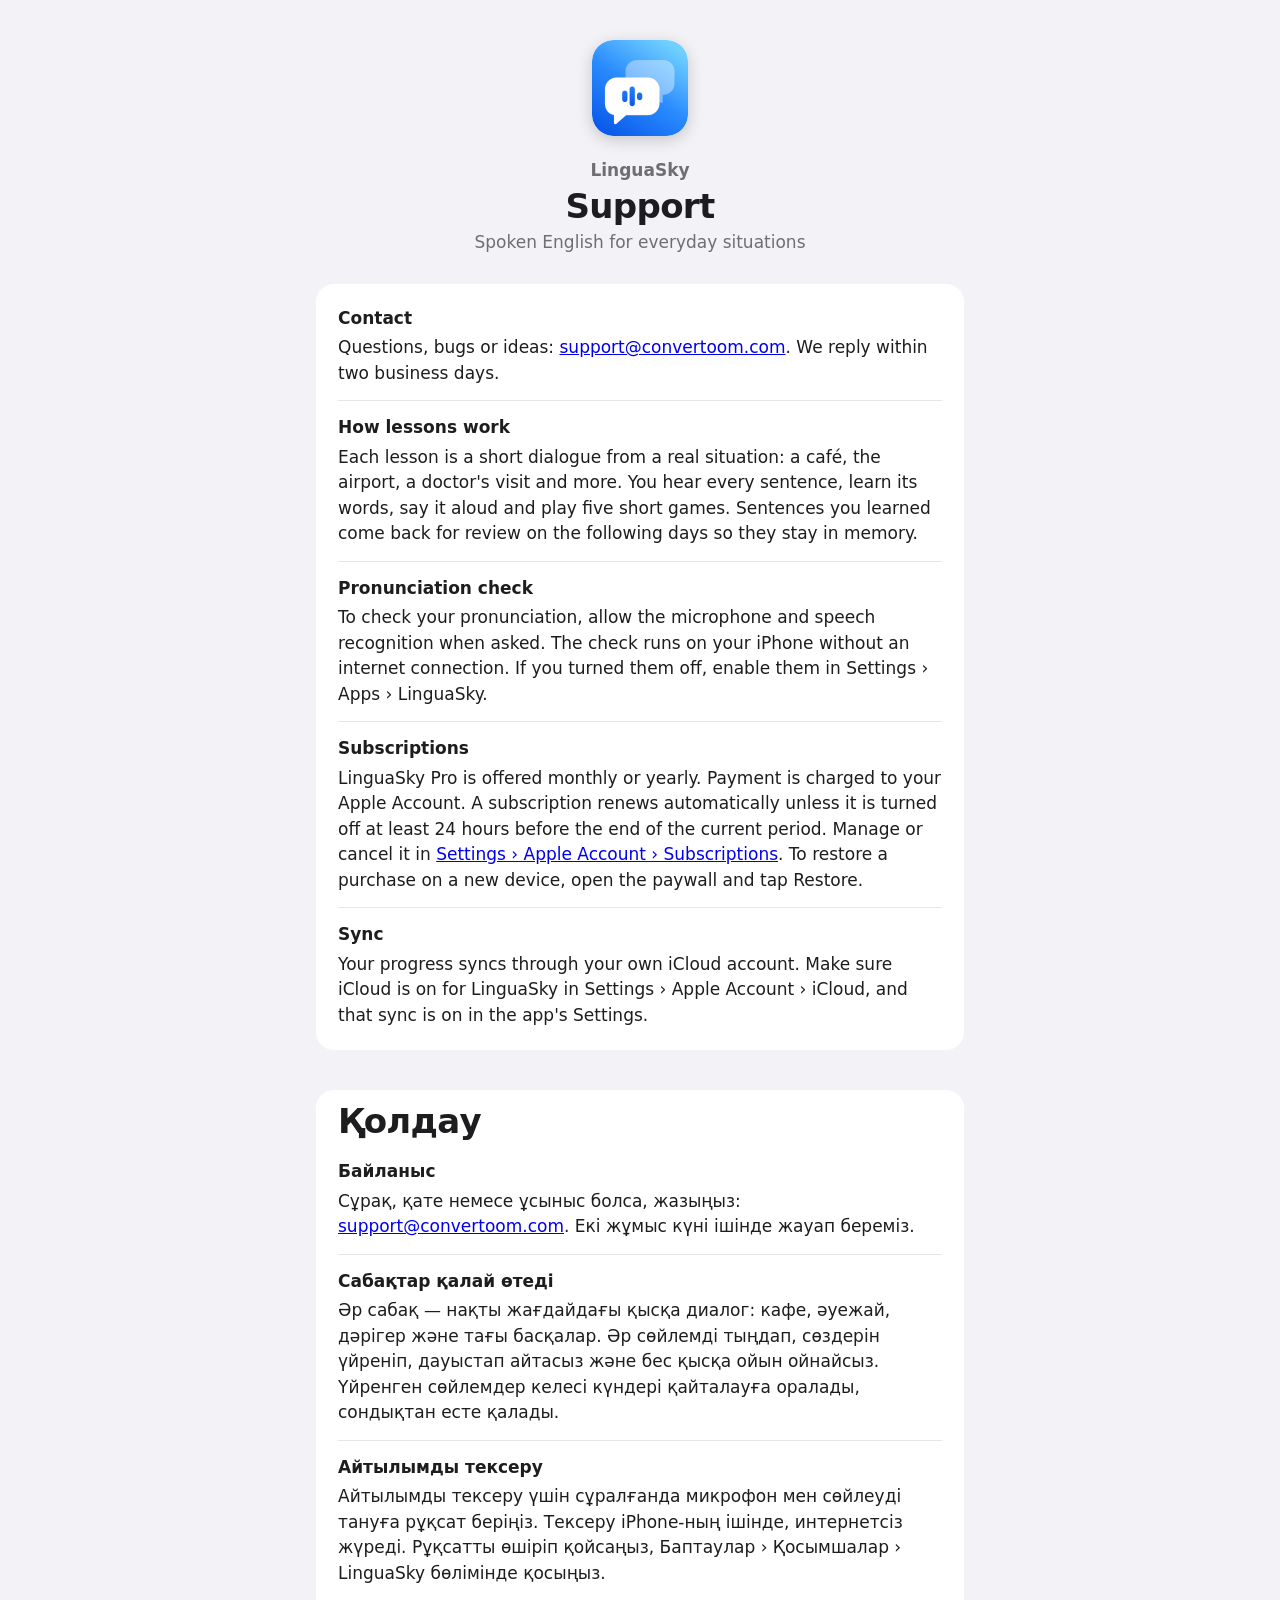
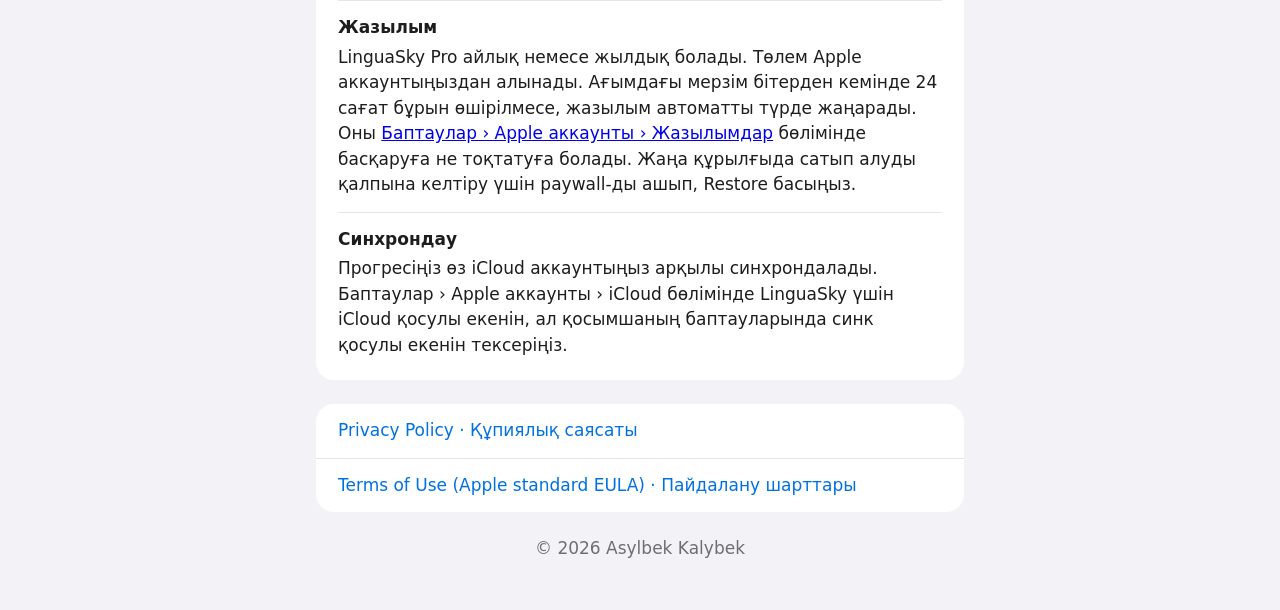
<file: index.html>
<!doctype html>
<html lang="en">
<head>
<meta charset="utf-8">
<meta name="viewport" content="width=device-width, initial-scale=1, viewport-fit=cover">
<title>LinguaSky Support</title>
<meta name="description" content="Support for LinguaSky, spoken English for everyday situations.">
<link rel="icon" href="favicon.svg" type="image/svg+xml">
<link rel="icon" href="favicon-32.png" sizes="32x32" type="image/png">
<link rel="apple-touch-icon" href="apple-touch-icon.png">
<link rel="stylesheet" href="style.css">
</head>
<body>
<main>
  <header>
    <img class="icon" src="icon.png" width="96" height="96" alt="">
    <p class="app">LinguaSky</p>
    <h1>Support</h1>
    <p class="muted">Spoken English for everyday situations</p>
  </header>
  <article>
    <section>
      <h2>Contact</h2>
      <p>Questions, bugs or ideas: <a href="mailto:support@convertoom.com">support@convertoom.com</a>. We reply within two business days.</p>
    </section>
    <section>
      <h2>How lessons work</h2>
      <p>Each lesson is a short dialogue from a real situation: a café, the airport, a doctor's visit and more. You hear every sentence, learn its words, say it aloud and play five short games. Sentences you learned come back for review on the following days so they stay in memory.</p>
    </section>
    <section>
      <h2>Pronunciation check</h2>
      <p>To check your pronunciation, allow the microphone and speech recognition when asked. The check runs on your iPhone without an internet connection. If you turned them off, enable them in Settings › Apps › LinguaSky.</p>
    </section>
    <section>
      <h2>Subscriptions</h2>
      <p>LinguaSky Pro is offered monthly or yearly. Payment is charged to your Apple Account. A subscription renews automatically unless it is turned off at least 24 hours before the end of the current period. Manage or cancel it in <a href="https://apps.apple.com/account/subscriptions">Settings › Apple Account › Subscriptions</a>. To restore a purchase on a new device, open the paywall and tap Restore.</p>
    </section>
    <section>
      <h2>Sync</h2>
      <p>Your progress syncs through your own iCloud account. Make sure iCloud is on for LinguaSky in Settings › Apple Account › iCloud, and that sync is on in the app's Settings.</p>
    </section>
  </article>

  <article lang="kk" style="margin-top:40px">
    <h1>Қолдау</h1>
    <section>
      <h2>Байланыс</h2>
      <p>Сұрақ, қате немесе ұсыныс болса, жазыңыз: <a href="mailto:support@convertoom.com">support@convertoom.com</a>. Екі жұмыс күні ішінде жауап береміз.</p>
    </section>
    <section>
      <h2>Сабақтар қалай өтеді</h2>
      <p>Әр сабақ — нақты жағдайдағы қысқа диалог: кафе, әуежай, дәрігер және тағы басқалар. Әр сөйлемді тыңдап, сөздерін үйреніп, дауыстап айтасыз және бес қысқа ойын ойнайсыз. Үйренген сөйлемдер келесі күндері қайталауға оралады, сондықтан есте қалады.</p>
    </section>
    <section>
      <h2>Айтылымды тексеру</h2>
      <p>Айтылымды тексеру үшін сұралғанда микрофон мен сөйлеуді тануға рұқсат беріңіз. Тексеру iPhone-ның ішінде, интернетсіз жүреді. Рұқсатты өшіріп қойсаңыз, Баптаулар › Қосымшалар › LinguaSky бөлімінде қосыңыз.</p>
    </section>
    <section>
      <h2>Жазылым</h2>
      <p>LinguaSky Pro айлық немесе жылдық болады. Төлем Apple аккаунтыңыздан алынады. Ағымдағы мерзім бітерден кемінде 24 сағат бұрын өшірілмесе, жазылым автоматты түрде жаңарады. Оны <a href="https://apps.apple.com/account/subscriptions">Баптаулар › Apple аккаунты › Жазылымдар</a> бөлімінде басқаруға не тоқтатуға болады. Жаңа құрылғыда сатып алуды қалпына келтіру үшін paywall-ды ашып, Restore басыңыз.</p>
    </section>
    <section>
      <h2>Синхрондау</h2>
      <p>Прогресіңіз өз iCloud аккаунтыңыз арқылы синхрондалады. Баптаулар › Apple аккаунты › iCloud бөлімінде LinguaSky үшін iCloud қосулы екенін, ал қосымшаның баптауларында синк қосулы екенін тексеріңіз.</p>
    </section>
  </article>

  <h2 class="visually-hidden">Legal</h2>
  <ul class="links" style="margin-top:24px">
    <li><a href="privacy/">Privacy Policy · Құпиялық саясаты</a></li>
    <li><a href="https://www.apple.com/legal/internet-services/itunes/dev/stdeula/">Terms of Use (Apple standard EULA) · Пайдалану шарттары</a></li>
  </ul>
  <p class="muted" style="margin-top:24px">© 2026 Asylbek Kalybek</p>
</main>
</body>
</html>
</file>
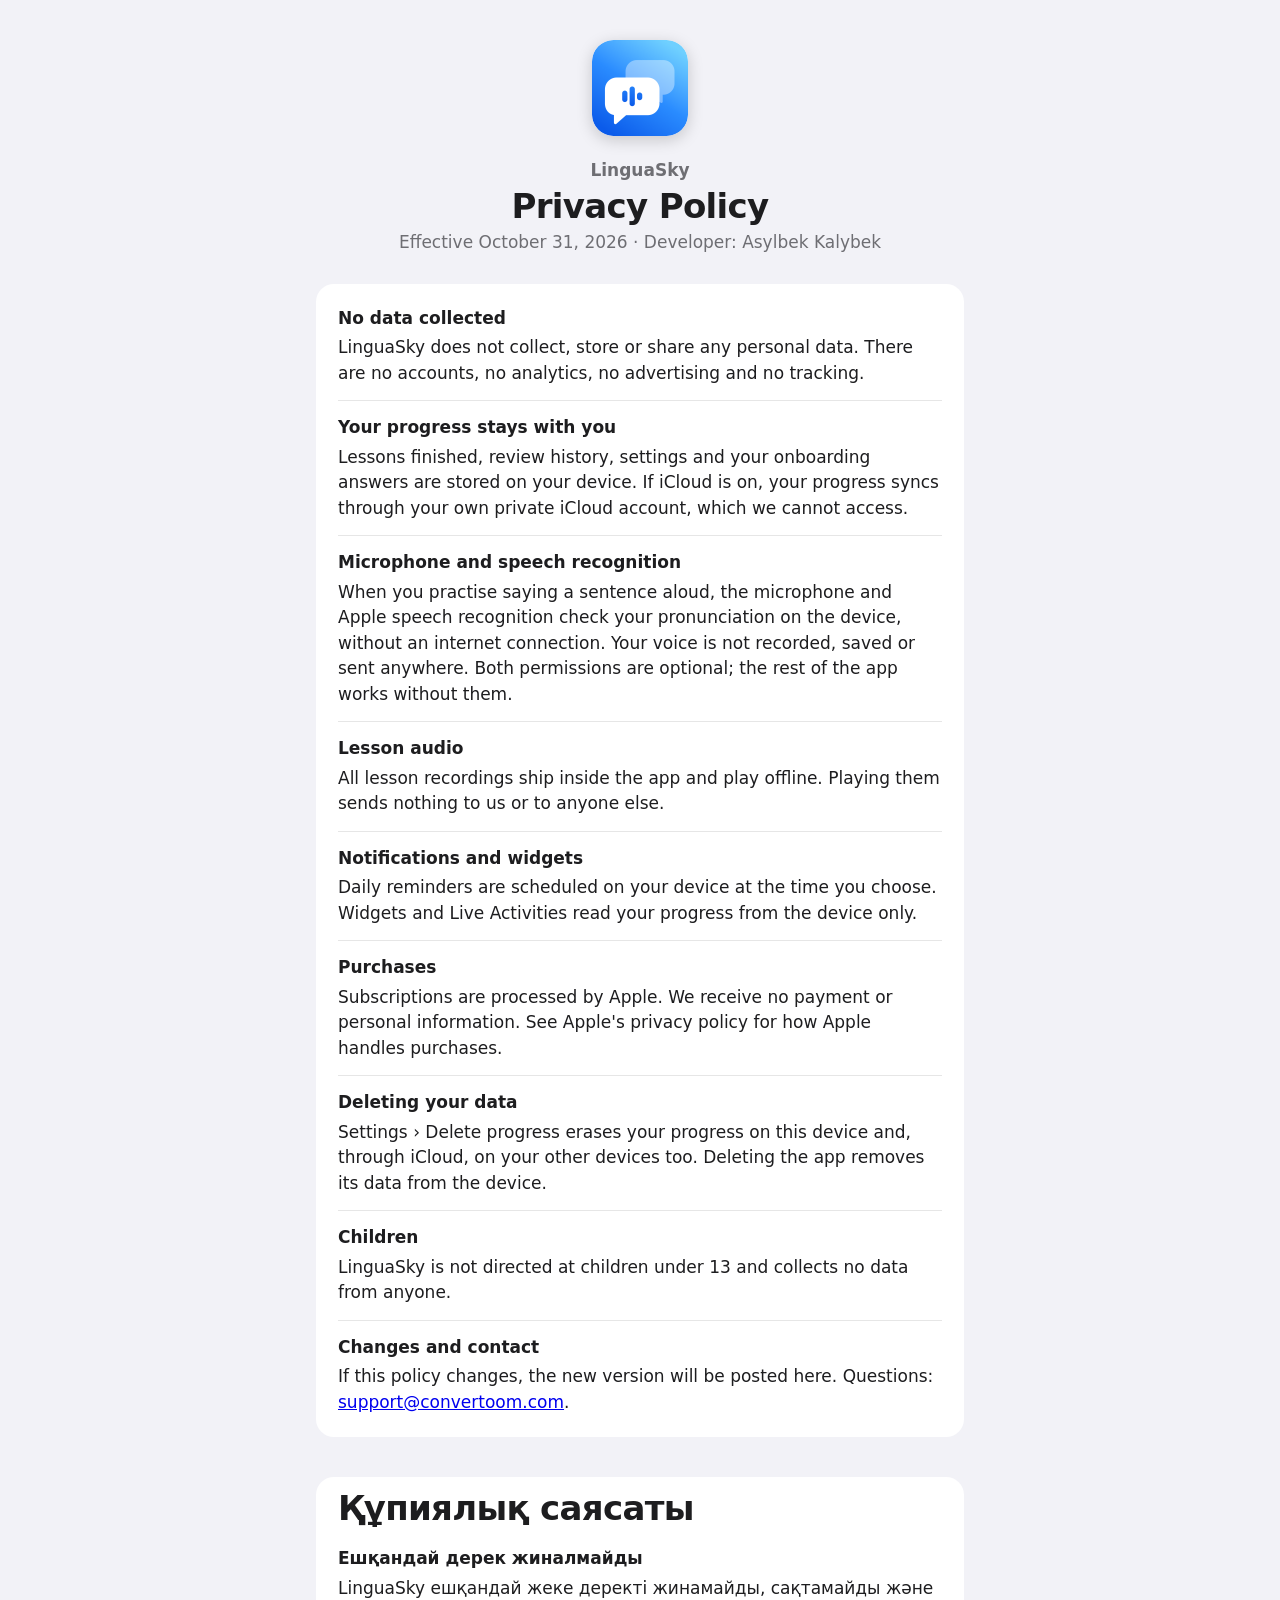
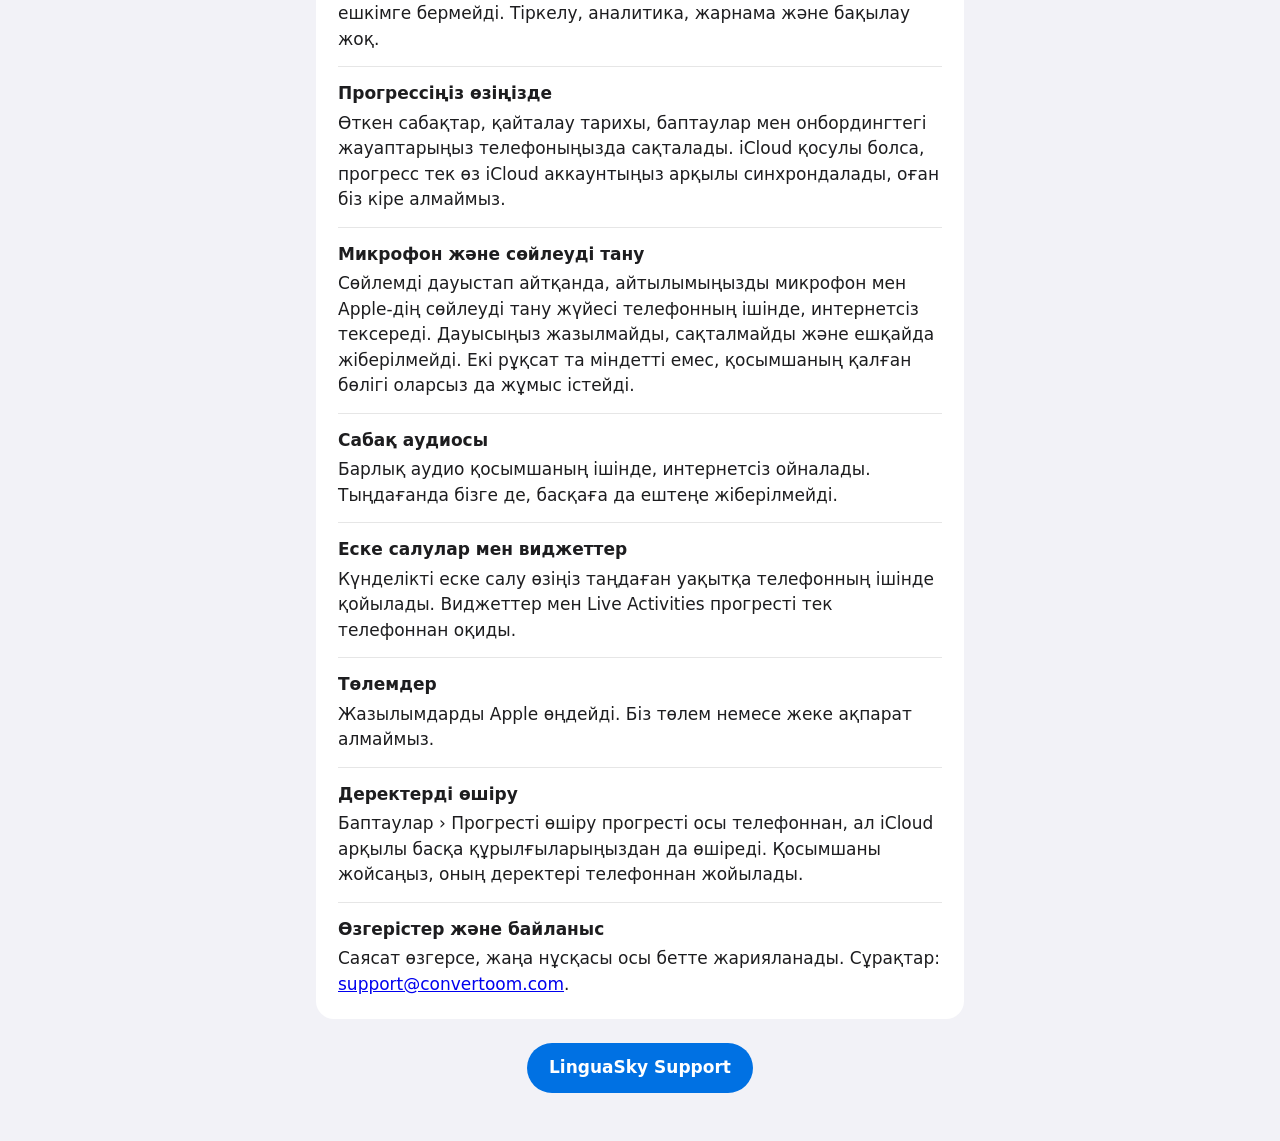
<file: privacy/index.html>
<!doctype html>
<html lang="en">
<head>
<meta charset="utf-8">
<meta name="viewport" content="width=device-width, initial-scale=1, viewport-fit=cover">
<title>LinguaSky Privacy Policy</title>
<meta name="description" content="LinguaSky does not collect any personal data.">
<link rel="icon" href="../favicon.svg" type="image/svg+xml">
<link rel="icon" href="../favicon-32.png" sizes="32x32" type="image/png">
<link rel="apple-touch-icon" href="../apple-touch-icon.png">
<link rel="stylesheet" href="../style.css">
</head>
<body>
<main>
  <header>
    <img class="icon" src="../icon.png" width="96" height="96" alt="">
    <p class="app">LinguaSky</p>
    <h1>Privacy Policy</h1>
    <p class="muted">Effective October 31, 2026 · Developer: Asylbek Kalybek</p>
  </header>
  <article>
    <section>
      <h2>No data collected</h2>
      <p>LinguaSky does not collect, store or share any personal data. There are no accounts, no analytics, no advertising and no tracking.</p>
    </section>
    <section>
      <h2>Your progress stays with you</h2>
      <p>Lessons finished, review history, settings and your onboarding answers are stored on your device. If iCloud is on, your progress syncs through your own private iCloud account, which we cannot access.</p>
    </section>
    <section>
      <h2>Microphone and speech recognition</h2>
      <p>When you practise saying a sentence aloud, the microphone and Apple speech recognition check your pronunciation on the device, without an internet connection. Your voice is not recorded, saved or sent anywhere. Both permissions are optional; the rest of the app works without them.</p>
    </section>
    <section>
      <h2>Lesson audio</h2>
      <p>All lesson recordings ship inside the app and play offline. Playing them sends nothing to us or to anyone else.</p>
    </section>
    <section>
      <h2>Notifications and widgets</h2>
      <p>Daily reminders are scheduled on your device at the time you choose. Widgets and Live Activities read your progress from the device only.</p>
    </section>
    <section>
      <h2>Purchases</h2>
      <p>Subscriptions are processed by Apple. We receive no payment or personal information. See Apple's privacy policy for how Apple handles purchases.</p>
    </section>
    <section>
      <h2>Deleting your data</h2>
      <p>Settings › Delete progress erases your progress on this device and, through iCloud, on your other devices too. Deleting the app removes its data from the device.</p>
    </section>
    <section>
      <h2>Children</h2>
      <p>LinguaSky is not directed at children under 13 and collects no data from anyone.</p>
    </section>
    <section>
      <h2>Changes and contact</h2>
      <p>If this policy changes, the new version will be posted here. Questions: <a href="mailto:support@convertoom.com">support@convertoom.com</a>.</p>
    </section>
  </article>

  <article lang="kk" style="margin-top:40px">
    <h1>Құпиялық саясаты</h1>
    <section>
      <h2>Ешқандай дерек жиналмайды</h2>
      <p>LinguaSky ешқандай жеке деректі жинамайды, сақтамайды және ешкімге бермейді. Тіркелу, аналитика, жарнама және бақылау жоқ.</p>
    </section>
    <section>
      <h2>Прогрессіңіз өзіңізде</h2>
      <p>Өткен сабақтар, қайталау тарихы, баптаулар мен онбордингтегі жауаптарыңыз телефоныңызда сақталады. iCloud қосулы болса, прогресс тек өз iCloud аккаунтыңыз арқылы синхрондалады, оған біз кіре алмаймыз.</p>
    </section>
    <section>
      <h2>Микрофон және сөйлеуді тану</h2>
      <p>Сөйлемді дауыстап айтқанда, айтылымыңызды микрофон мен Apple-дің сөйлеуді тану жүйесі телефонның ішінде, интернетсіз тексереді. Дауысыңыз жазылмайды, сақталмайды және ешқайда жіберілмейді. Екі рұқсат та міндетті емес, қосымшаның қалған бөлігі оларсыз да жұмыс істейді.</p>
    </section>
    <section>
      <h2>Сабақ аудиосы</h2>
      <p>Барлық аудио қосымшаның ішінде, интернетсіз ойналады. Тыңдағанда бізге де, басқаға да ештеңе жіберілмейді.</p>
    </section>
    <section>
      <h2>Еске салулар мен виджеттер</h2>
      <p>Күнделікті еске салу өзіңіз таңдаған уақытқа телефонның ішінде қойылады. Виджеттер мен Live Activities прогресті тек телефоннан оқиды.</p>
    </section>
    <section>
      <h2>Төлемдер</h2>
      <p>Жазылымдарды Apple өңдейді. Біз төлем немесе жеке ақпарат алмаймыз.</p>
    </section>
    <section>
      <h2>Деректерді өшіру</h2>
      <p>Баптаулар › Прогресті өшіру прогресті осы телефоннан, ал iCloud арқылы басқа құрылғыларыңыздан да өшіреді. Қосымшаны жойсаңыз, оның деректері телефоннан жойылады.</p>
    </section>
    <section>
      <h2>Өзгерістер және байланыс</h2>
      <p>Саясат өзгерсе, жаңа нұсқасы осы бетте жарияланады. Сұрақтар: <a href="mailto:support@convertoom.com">support@convertoom.com</a>.</p>
    </section>
  </article>
  <p><a class="button" href="../">LinguaSky Support</a></p>
</main>
</body>
</html>
</file>
<file: style.css>
:root {
  color-scheme: light dark;
  --bg: #f2f2f7;
  --card: #ffffff;
  --text: #1d1d1f;
  --muted: #6e6e73;
  --accent: #0071e3;
}
@media (prefers-color-scheme: dark) {
  :root {
    --bg: #000000;
    --card: #1c1c1e;
    --text: #f5f5f7;
    --muted: #98989d;
    --accent: #2997ff;
  }
}
* { box-sizing: border-box; }
body {
  margin: 0;
  background: var(--bg);
  color: var(--text);
  font: 17px/1.5 -apple-system, BlinkMacSystemFont, "SF Pro Text", "Segoe UI", system-ui, sans-serif;
  -webkit-text-size-adjust: 100%;
}
main {
  max-width: 680px;
  margin: 0 auto;
  padding: max(40px, env(safe-area-inset-top)) 16px max(48px, env(safe-area-inset-bottom));
}
header { text-align: center; margin-bottom: 28px; }
.icon { border-radius: 22.5%; box-shadow: 0 4px 16px rgba(0, 0, 0, .18); }
.app { margin: 14px 0 0; color: var(--muted); font-weight: 600; }
h1 { margin: 4px 0; font-size: 34px; line-height: 1.15; letter-spacing: -.02em; }
.muted { color: var(--muted); margin: 0; }
.lang select {
  margin-top: 16px;
  font: inherit;
  font-size: 15px;
  padding: 6px 12px;
  border-radius: 10px;
  border: 1px solid rgba(128, 128, 128, .3);
  background: var(--card);
  color: var(--text);
}
article { background: var(--card); border-radius: 18px; padding: 8px 22px; }
section { padding: 14px 0; border-bottom: 1px solid rgba(128, 128, 128, .2); }
section:last-child { border-bottom: 0; }
h2 { font-size: 17px; margin: 0 0 4px; }
p { margin: 0; }
article p { color: var(--text); }
ul.links { list-style: none; padding: 0; margin: 0; background: var(--card); border-radius: 18px; }
ul.links li { border-bottom: 1px solid rgba(128, 128, 128, .2); }
ul.links li:last-child { border-bottom: 0; }
ul.links a { display: block; padding: 14px 22px; color: var(--accent); text-decoration: none; }
.button {
  display: inline-block;
  margin-top: 24px;
  padding: 12px 22px;
  border-radius: 999px;
  background: var(--accent);
  color: #fff;
  text-decoration: none;
  font-weight: 600;
}
main > p:last-child { text-align: center; }
.visually-hidden { position: absolute; width: 1px; height: 1px; overflow: hidden; clip: rect(0 0 0 0); }
</file>
